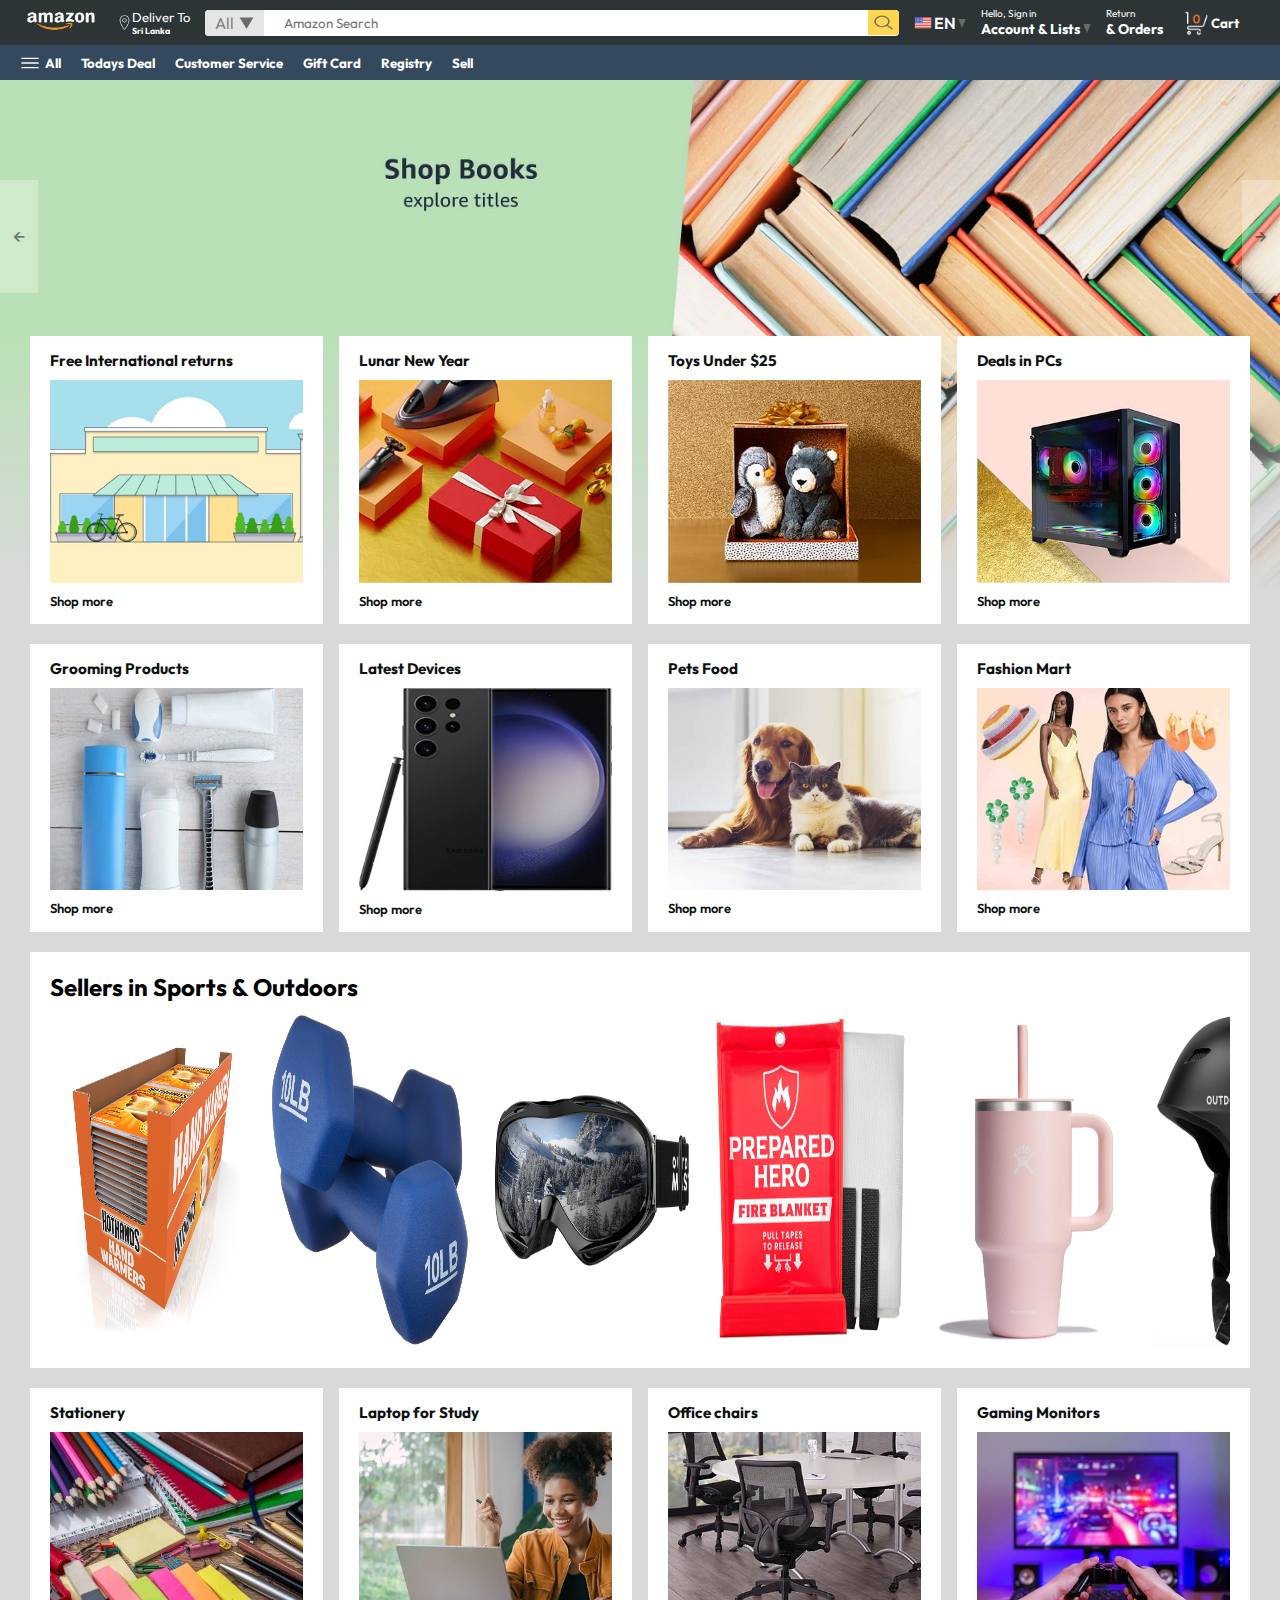
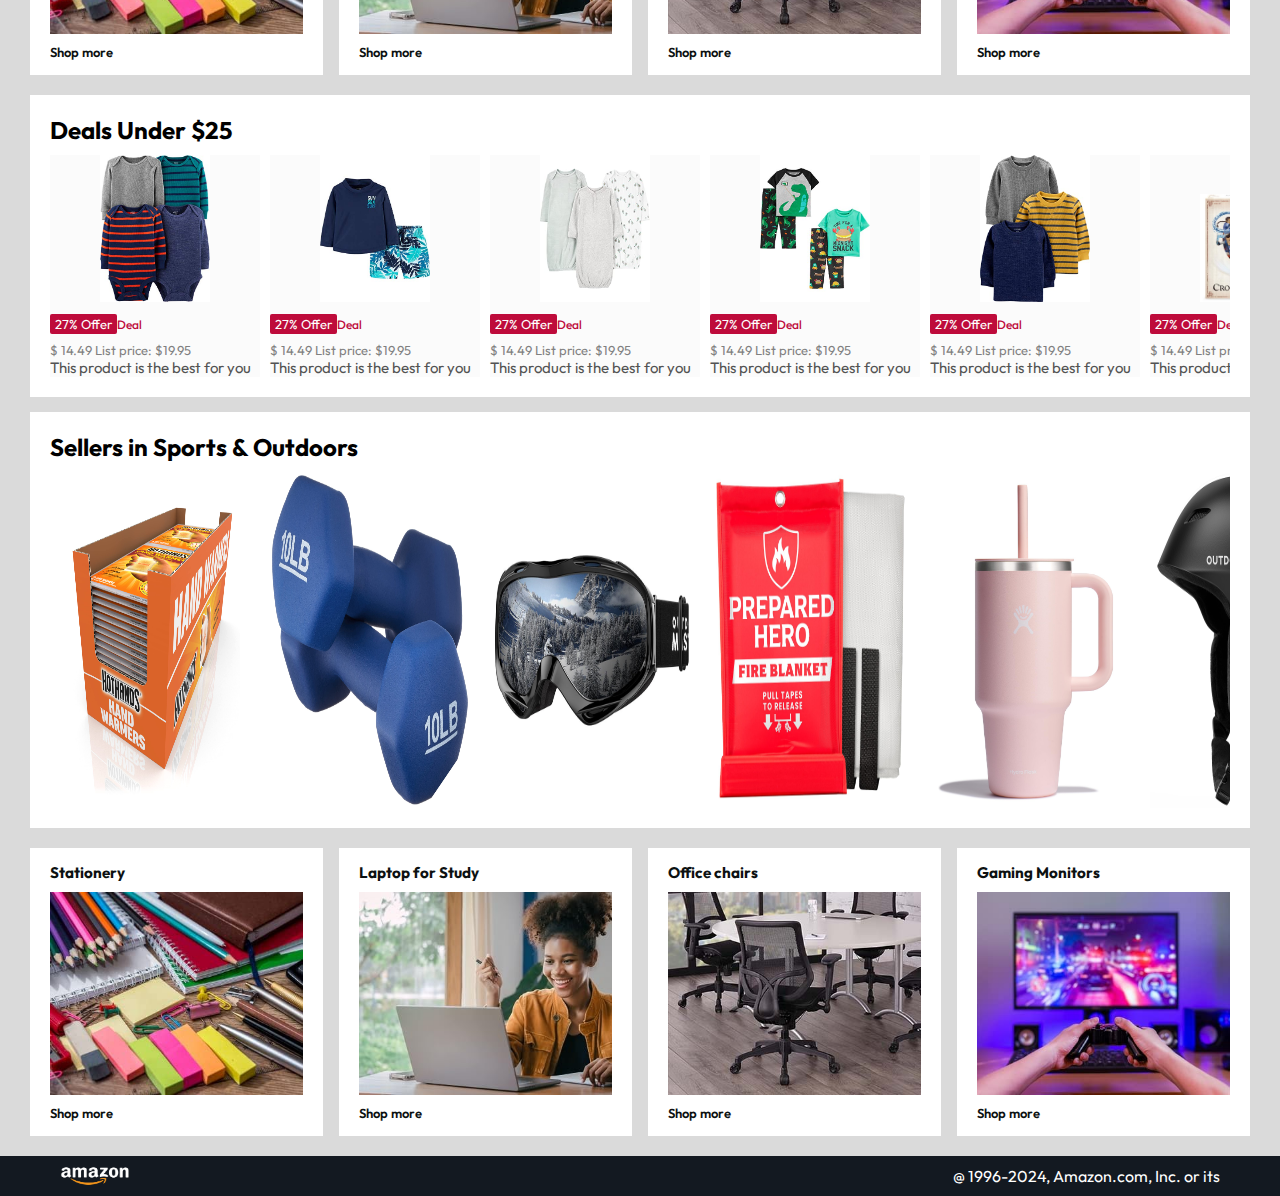
<file: index.html>
<!DOCTYPE html>
<html lang="en">
<head>
    <meta charset="UTF-8">
    <meta name="viewport" content="width=device-width, initial-scale=1.0">
    <title>Amazon Clone</title>
    <link rel="stylesheet" href="styles.css">
</head>
<body>
    <div class="nav">
        <a href="index.html"><img src="assets/amazon_logo.png" alt="amazon" title="Amazon"></a>
        <div class="location">
            <img src="assets/location_icon.png" alt="location" title="location">
            <div>
                <p>Deliver To</p>
                <h6>Sri Lanka</h6>
            </div>
        </div>
        <div class="search">
            <div class="search-category">
                <p>All</p>
                <img src="assets/dropdown_icon.png" alt="">
            </div>
            <input type="search" class="search-input" placeholder="Amazon Search">
            <img src="assets/search_icon.png" style="width:35px; height:25px;"  alt="" class="search-icon">
        </div>
        <div class="language">
            <img src="assets/us_flag.png" style="width:18px; height:20px;" alt="">
            <p>EN</p>
            <img src="assets/dropdown_icon.png" style="width:8px; height:12px;" alt="">
        </div>
        <div class="text">
            <p>Hello, Sign in</p>
            <h1>Account & Lists <img src="assets/dropdown_icon.png" style="width:8px; height:12px;" alt=""></h1>
        </div>
        <div class="text">
            <p>Return</p>
            <h1>& Orders</h1>
        </div>
        <a href="" class="cart">
            <img src="assets/cart_icon.png" style="width:25px; height:25px;" alt="" title="cart">
            <h5>Cart</h5>
        </a>
    </div>
    <div class="top">
        <div>
            <img src="assets/menu_icon.png" style="width:20px; height:20px;" alt="" title="menu">
            <h5>All</h5>
        </div>
        <a href=""><h5>Todays Deal</h5></a>
        <a href=""><h5>Customer Service</h5></a>
        <a href=""><h5>Gift Card</h5></a>
        <a href=""><h5>Registry</h5></a>
        <a href=""><h5>Sell</h5></a>
    </div>
    <div class="header-slider">
        <a href="#" class="control_prev">&#8592;</a>
        <a href="#" class="control_next">&#8594;</a>
        <ul>
            <img src="assets/header1.jpg" class="header-img" alt="">
            <img src="assets/header2.jpg" class="header-img" alt="">
            <img src="assets/header3.jpg" class="header-img" alt="">
            <img src="assets/header4.jpg" class="header-img" alt="">
            <img src="assets/header5.jpg" class="header-img" alt="">
            <img src="assets/header6.jpg" class="header-img" alt="">
        </ul>
    </div>

    <div class="box-row header-box">
        <div class="box-col">
            <h3>Free International returns</h3>
            <img src="assets/box1-1.jpg" alt="">
            <a href="#">Shop more</a>
        </div>
        <div class="box-col">
            <h3>Lunar New Year</h3>
            <img src="assets/box1-2.jpg" alt="">
            <a href="#">Shop more</a>
        </div>
        <div class="box-col">
            <h3>Toys Under $25</h3>
            <img src="assets/box1-3.jpg" alt="">
            <a href="#">Shop more</a>
        </div>
        <div class="box-col">
            <h3>Deals in PCs</h3>
            <img src="assets/box1-4.jpg" alt="">
            <a href="#">Shop more</a>
        </div>
    </div>
    
    <div class="box-row">
        <div class="box-col">
            <h3>Grooming Products</h3>
            <img src="assets/box2-1.jpg" alt="">
            <a href="#">Shop more</a>
        </div>
        <div class="box-col">
            <h3>Latest Devices</h3>
            <img src="assets/box2-2.jpg" alt="">
            <a href="#">Shop more</a>
        </div>
        <div class="box-col">
            <h3>Pets Food</h3>
            <img src="assets/box2-3.jpg" alt="">
            <a href="#">Shop more</a>
        </div>
        <div class="box-col">
            <h3>Fashion Mart</h3>
            <img src="assets/box2-4.jpg" alt="">
            <a href="#">Shop more</a>
        </div>
    </div>

    <div class="product-slider">
        <h2>Sellers in Sports & Outdoors</h2>
        <div class="products">
            <img src="assets/product1-1.jpg" alt="">
            <img src="assets/product1-2.jpg" alt="">
            <img src="assets/product1-3.jpg" alt="">
            <img src="assets/product1-4.jpg" alt="">
            <img src="assets/product1-5.jpg" alt="">
            <img src="assets/product1-6.jpg" alt="">
            <img src="assets/product1-7.jpg" alt="">
            <img src="assets/product1-8.jpg" alt="">
            <img src="assets/product1-9.jpg" alt="">
            <img src="assets/product1-10.jpg" alt="">
        </div>
    </div>

    <div class="box-row">
        <div class="box-col">
            <h3>Stationery</h3>
            <img src="assets/box3-1.jpg" alt="">
            <a href="#">Shop more</a>
        </div>
        <div class="box-col">
            <h3>Laptop for Study</h3>
            <img src="assets/box3-2.jpg" alt="">
            <a href="#">Shop more</a>
        </div>
        <div class="box-col">
            <h3>Office chairs</h3>
            <img src="assets/box3-3.jpg" alt="">
            <a href="#">Shop more</a>
        </div>
        <div class="box-col">
            <h3>Gaming Monitors</h3>
            <img src="assets/box3-4.jpg" alt="">
            <a href="#">Shop more</a>
        </div>
    </div>

    <div class="products-slider-with-price">
        <h2>Deals Under $25</h2>
        <div class="products">
            <div class="product-card">
                <div class="product-img-container">
                    <img src="assets/product2-1.jpg" alt="">
                </div>
                <div class="product-offer">
                    <p>27% Offer</p><span>Deal</span>
                </div>
                <p class="product-price">$ <span>14.49</span>
                List price: $19.95</p>
                <h4>This product is the best for you</h4>
            </div>
            <div class="product-card">
                <div class="product-img-container">
                    <img src="assets/product2-2.jpg" alt="">
                </div>
                <div class="product-offer">
                    <p>27% Offer</p><span>Deal</span>
                </div>
                <p class="product-price">$ <span>14.49</span>
                List price: $19.95</p>
                <h4>This product is the best for you</h4>
            </div>
            <div class="product-card">
                <div class="product-img-container">
                    <img src="assets/product2-3.jpg" alt="">
                </div>
                <div class="product-offer">
                    <p>27% Offer</p><span>Deal</span>
                </div>
                <p class="product-price">$ <span>14.49</span>
                List price: $19.95</p>
                <h4>This product is the best for you</h4>
            </div>
            <div class="product-card">
                <div class="product-img-container">
                    <img src="assets/product2-4.jpg" alt="">
                </div>
                <div class="product-offer">
                    <p>27% Offer</p><span>Deal</span>
                </div>
                <p class="product-price">$ <span>14.49</span>
                List price: $19.95</p>
                <h4>This product is the best for you</h4>
            </div>
            <div class="product-card">
                <div class="product-img-container">
                    <img src="assets/product2-5.jpg" alt="">
                </div>
                <div class="product-offer">
                    <p>27% Offer</p><span>Deal</span>
                </div>
                <p class="product-price">$ <span>14.49</span>
                List price: $19.95</p>
                <h4>This product is the best for you</h4>
            </div>
            <div class="product-card">
                <div class="product-img-container">
                    <img src="assets/product2-6.jpg" alt="">
                </div>
                <div class="product-offer">
                    <p>27% Offer</p><span>Deal</span>
                </div>
                <p class="product-price">$ <span>14.49</span>
                List price: $19.95</p>
                <h4>This product is the best for you</h4>
            </div>
            <div class="product-card">
                <div class="product-img-container">
                    <img src="assets/product2-7.jpg" alt="">
                </div>
                <div class="product-offer">
                    <p>27% Offer</p><span>Deal</span>
                </div>
                <p class="product-price">$ <span>14.49</span>
                List price: $19.95</p>
                <h4>This product is the best for you</h4>
            </div>
            <div class="product-card">
                <div class="product-img-container">
                    <img src="assets/product2-8.jpg" alt="">
                </div>
                <div class="product-offer">
                    <p>27% Offer</p><span>Deal</span>
                </div>
                <p class="product-price">$ <span>14.49</span>
                List price: $19.95</p>
                <h4>This product is the best for you</h4>
            </div>
            <div class="product-card">
                <div class="product-img-container">
                    <img src="assets/product2-9.jpg" alt="">
                </div>
                <div class="product-offer">
                    <p>27% Offer</p><span>Deal</span>
                </div>
                <p class="product-price">$ <span>14.49</span>
                List price: $19.95</p>
                <h4>This product is the best for you</h4>
            </div>
            <div class="product-card">
                <div class="product-img-container">
                    <img src="assets/product2-10.jpg" alt="">
                </div>
                <div class="product-offer">
                    <p>27% Offer</p><span>Deal</span>
                </div>
                <p class="product-price">$ <span>14.49</span>
                List price: $19.95</p>
                <h4>This product is the best for you</h4>
            </div>
            <div class="product-card">
                <div class="product-img-container">
                    <img src="assets/product2-11.jpg" alt="">
                </div>
                <div class="product-offer">
                    <p>27% Offer</p><span>Deal</span>
                </div>
                <p class="product-price">$ <span>14.49</span>
                List price: $19.95</p>
                <h4>This product is the best for you</h4>
            </div>
            <div class="product-card">
                <div class="product-img-container">
                    <img src="assets/product2-12.jpg" alt="">
                </div>
                <div class="product-offer">
                    <p>27% Offer</p><span>Deal</span>
                </div>
                <p class="product-price">$ <span>14.49</span>
                List price: $19.95</p>
                <h4>This product is the best for you</h4>
            </div>
        </div>
    </div>
    
    <div class="product-slider">
        <h2>Sellers in Sports & Outdoors</h2>
        <div class="products">
            <img src="assets/product1-1.jpg" alt="">
            <img src="assets/product1-2.jpg" alt="">
            <img src="assets/product1-3.jpg" alt="">
            <img src="assets/product1-4.jpg" alt="">
            <img src="assets/product1-5.jpg" alt="">
            <img src="assets/product1-6.jpg" alt="">
            <img src="assets/product1-7.jpg" alt="">
            <img src="assets/product1-8.jpg" alt="">
            <img src="assets/product1-9.jpg" alt="">
            <img src="assets/product1-10.jpg" alt="">
        </div>
    </div>

    <div class="box-row">
        <div class="box-col">
            <h3>Stationery</h3>
            <img src="assets/box3-1.jpg" alt="">
            <a href="#">Shop more</a>
        </div>
        <div class="box-col">
            <h3>Laptop for Study</h3>
            <img src="assets/box3-2.jpg" alt="">
            <a href="#">Shop more</a>
        </div>
        <div class="box-col">
            <h3>Office chairs</h3>
            <img src="assets/box3-3.jpg" alt="">
            <a href="#">Shop more</a>
        </div>
        <div class="box-col">
            <h3>Gaming Monitors</h3>
            <img src="assets/box3-4.jpg" alt="">
            <a href="#">Shop more</a>
        </div>
    </div>

    <footer>
        <img src="assets/amazon_logo.png" alt="">
        <p>@ 1996-2024, Amazon.com, Inc. or its</p>
    </footer>

    <script src="index.js"></script>
</body>
</html>
</file>
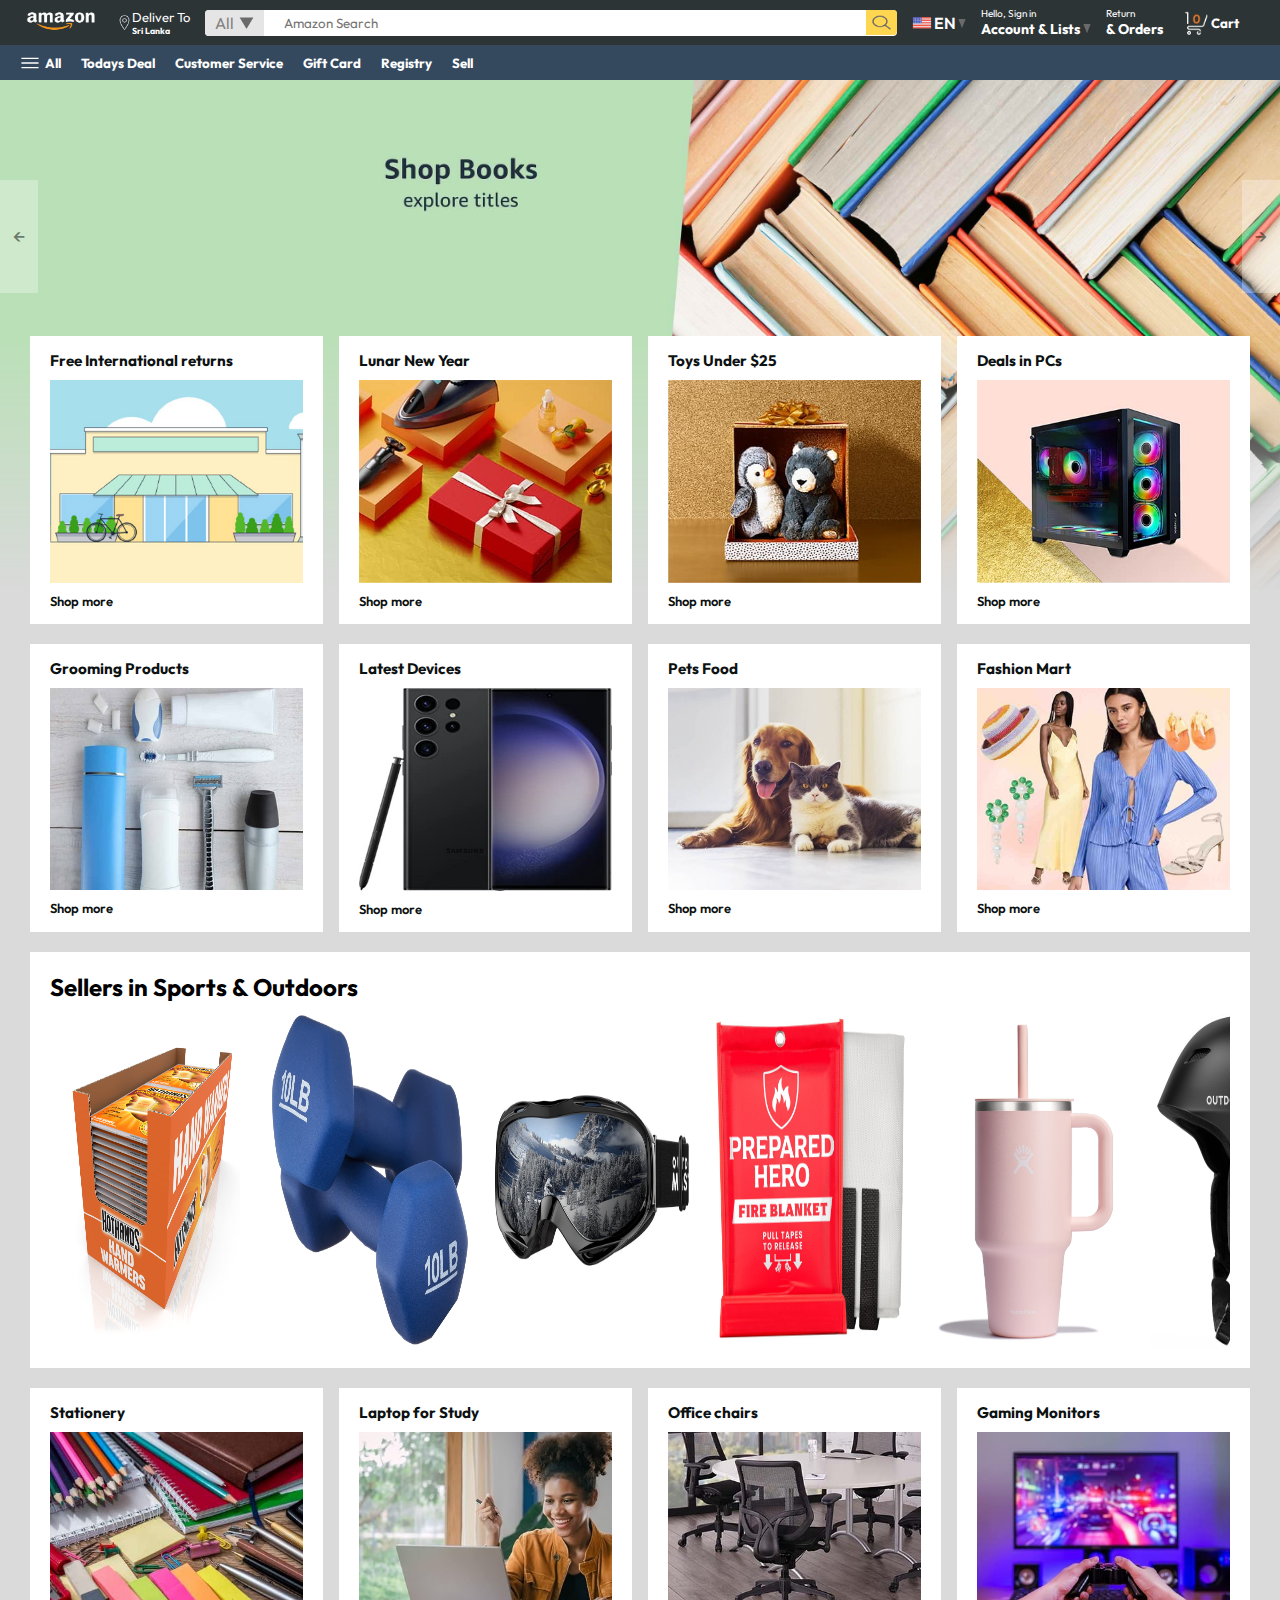
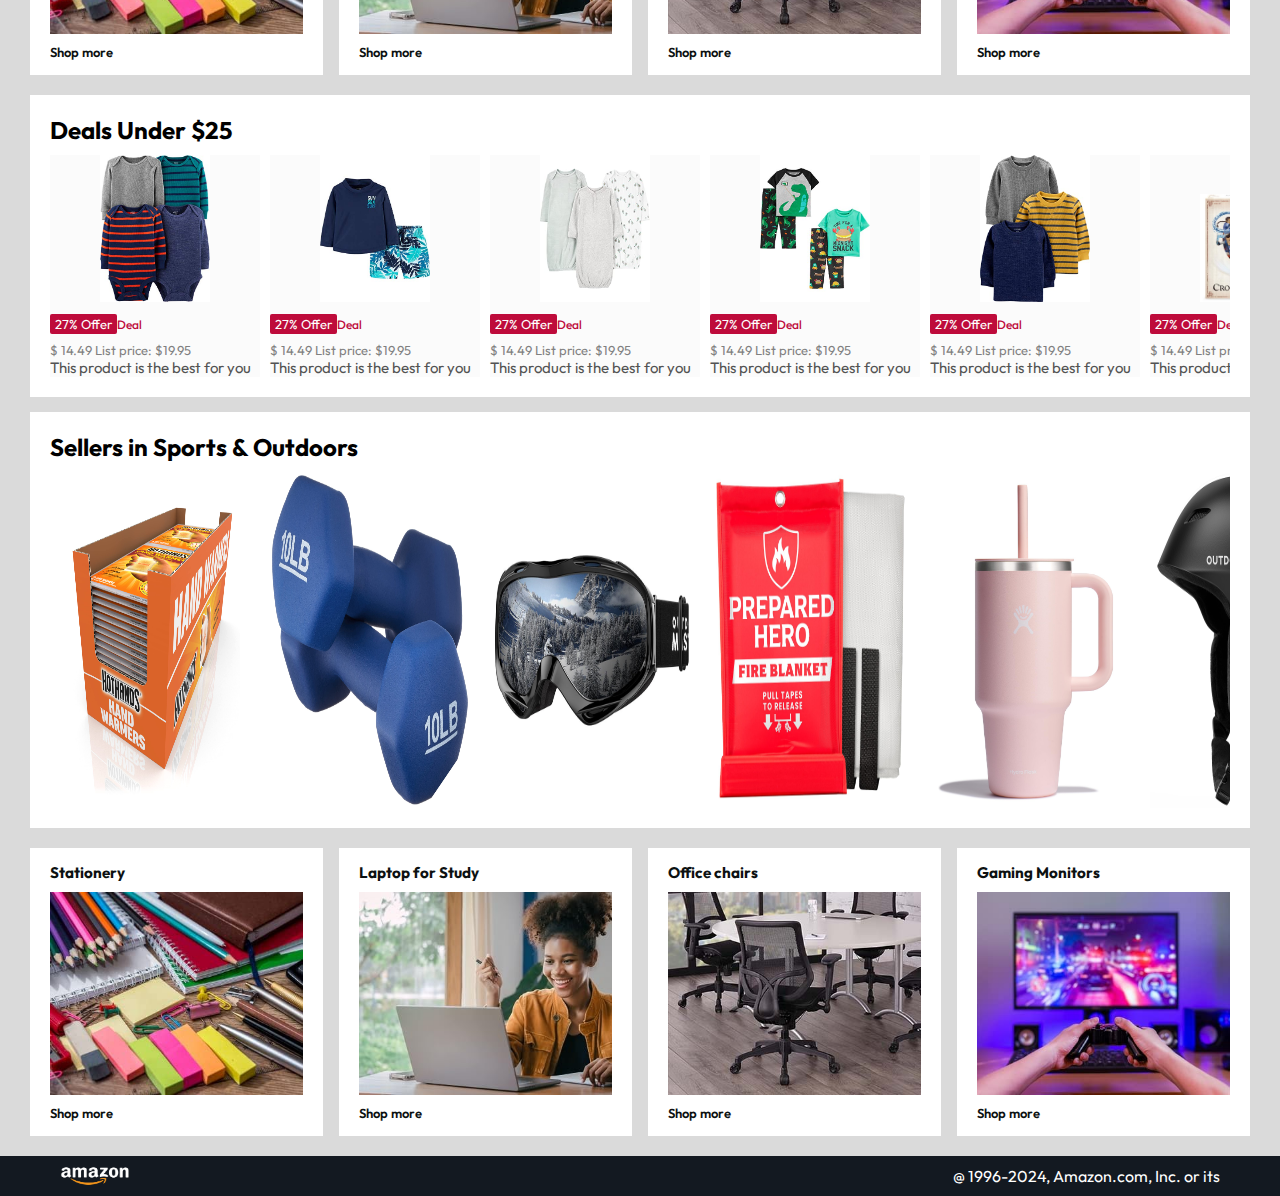
<file: clone.html>
<!DOCTYPE html>
<html lang="en">
<head>
    <meta charset="UTF-8">
    <meta name="viewport" content="width=device-width, initial-scale=1.0">
    <title>Amazon Clone</title>
    <link rel="stylesheet" href="clone.css">
</head>
<body>
    <div class="nav">
        <a href="clone.html"><img src="assets/amazon_logo.png" alt="amazon" title="Amazon"></a>
        <div class="location">
            <img src="assets/location_icon.png" alt="location" title="location">
            <div>
                <p>Deliver To</p>
                <h6>Sri Lanka</h6>
            </div>
        </div>
        <div class="search">
            <div class="search-category">
                <p>All</p>
                <img src="assets/dropdown_icon.png" alt="">
            </div>
            <input type="search" class="search-input" placeholder="Amazon Search">
            <img src="assets/search_icon.png" style="width:35px; height:25px;"  alt="" class="search-icon">
        </div>
        <div class="language">
            <img src="assets/us_flag.png" style="width:20px; height:20px;" alt="">
            <p>EN</p>
            <img src="assets/dropdown_icon.png" style="width:8px; height:12px;" alt="">
        </div>
        <div class="text">
            <p>Hello, Sign in</p>
            <h1>Account & Lists <img src="assets/dropdown_icon.png" style="width:8px; height:12px;" alt=""></h1>
        </div>
        <div class="text">
            <p>Return</p>
            <h1>& Orders</h1>
        </div>
        <a href="" class="cart">
            <img src="assets/cart_icon.png" style="width:25px; height:25px;" alt="" title="cart">
            <h5>Cart</h5>
        </a>
    </div>
    <div class="top">
        <div>
            <img src="assets/menu_icon.png" style="width:20px; height:20px;" alt="" title="menu">
            <h5>All</h5>
        </div>
        <a href=""><h5>Todays Deal</h5></a>
        <a href=""><h5>Customer Service</h5></a>
        <a href=""><h5>Gift Card</h5></a>
        <a href=""><h5>Registry</h5></a>
        <a href=""><h5>Sell</h5></a>
    </div>
    <div class="header-slider">
        <a href="#" class="control_prev">&#8592;</a>
        <a href="#" class="control_next">&#8594;</a>
        <ul>
            <img src="assets/header1.jpg" class="header-img" alt="">
            <img src="assets/header2.jpg" class="header-img" alt="">
            <img src="assets/header3.jpg" class="header-img" alt="">
            <img src="assets/header4.jpg" class="header-img" alt="">
            <img src="assets/header5.jpg" class="header-img" alt="">
            <img src="assets/header6.jpg" class="header-img" alt="">
        </ul>
    </div>

    <div class="box-row header-box">
        <div class="box-col">
            <h3>Free International returns</h3>
            <img src="assets/box1-1.jpg" alt="">
            <a href="#">Shop more</a>
        </div>
        <div class="box-col">
            <h3>Lunar New Year</h3>
            <img src="assets/box1-2.jpg" alt="">
            <a href="#">Shop more</a>
        </div>
        <div class="box-col">
            <h3>Toys Under $25</h3>
            <img src="assets/box1-3.jpg" alt="">
            <a href="#">Shop more</a>
        </div>
        <div class="box-col">
            <h3>Deals in PCs</h3>
            <img src="assets/box1-4.jpg" alt="">
            <a href="#">Shop more</a>
        </div>
    </div>
    
    <div class="box-row">
        <div class="box-col">
            <h3>Grooming Products</h3>
            <img src="assets/box2-1.jpg" alt="">
            <a href="#">Shop more</a>
        </div>
        <div class="box-col">
            <h3>Latest Devices</h3>
            <img src="assets/box2-2.jpg" alt="">
            <a href="#">Shop more</a>
        </div>
        <div class="box-col">
            <h3>Pets Food</h3>
            <img src="assets/box2-3.jpg" alt="">
            <a href="#">Shop more</a>
        </div>
        <div class="box-col">
            <h3>Fashion Mart</h3>
            <img src="assets/box2-4.jpg" alt="">
            <a href="#">Shop more</a>
        </div>
    </div>

    <div class="product-slider">
        <h2>Sellers in Sports & Outdoors</h2>
        <div class="products">
            <img src="assets/product1-1.jpg" alt="">
            <img src="assets/product1-2.jpg" alt="">
            <img src="assets/product1-3.jpg" alt="">
            <img src="assets/product1-4.jpg" alt="">
            <img src="assets/product1-5.jpg" alt="">
            <img src="assets/product1-6.jpg" alt="">
            <img src="assets/product1-7.jpg" alt="">
            <img src="assets/product1-8.jpg" alt="">
            <img src="assets/product1-9.jpg" alt="">
            <img src="assets/product1-10.jpg" alt="">
        </div>
    </div>

    <div class="box-row">
        <div class="box-col">
            <h3>Stationery</h3>
            <img src="assets/box3-1.jpg" alt="">
            <a href="#">Shop more</a>
        </div>
        <div class="box-col">
            <h3>Laptop for Study</h3>
            <img src="assets/box3-2.jpg" alt="">
            <a href="#">Shop more</a>
        </div>
        <div class="box-col">
            <h3>Office chairs</h3>
            <img src="assets/box3-3.jpg" alt="">
            <a href="#">Shop more</a>
        </div>
        <div class="box-col">
            <h3>Gaming Monitors</h3>
            <img src="assets/box3-4.jpg" alt="">
            <a href="#">Shop more</a>
        </div>
    </div>

    <div class="products-slider-with-price">
        <h2>Deals Under $25</h2>
        <div class="products">
            <div class="product-card">
                <div class="product-img-container">
                    <img src="assets/product2-1.jpg" alt="">
                </div>
                <div class="product-offer">
                    <p>27% Offer</p><span>Deal</span>
                </div>
                <p class="product-price">$ <span>14.49</span>
                List price: $19.95</p>
                <h4>This product is the best for you</h4>
            </div>
            <div class="product-card">
                <div class="product-img-container">
                    <img src="assets/product2-2.jpg" alt="">
                </div>
                <div class="product-offer">
                    <p>27% Offer</p><span>Deal</span>
                </div>
                <p class="product-price">$ <span>14.49</span>
                List price: $19.95</p>
                <h4>This product is the best for you</h4>
            </div>
            <div class="product-card">
                <div class="product-img-container">
                    <img src="assets/product2-3.jpg" alt="">
                </div>
                <div class="product-offer">
                    <p>27% Offer</p><span>Deal</span>
                </div>
                <p class="product-price">$ <span>14.49</span>
                List price: $19.95</p>
                <h4>This product is the best for you</h4>
            </div>
            <div class="product-card">
                <div class="product-img-container">
                    <img src="assets/product2-4.jpg" alt="">
                </div>
                <div class="product-offer">
                    <p>27% Offer</p><span>Deal</span>
                </div>
                <p class="product-price">$ <span>14.49</span>
                List price: $19.95</p>
                <h4>This product is the best for you</h4>
            </div>
            <div class="product-card">
                <div class="product-img-container">
                    <img src="assets/product2-5.jpg" alt="">
                </div>
                <div class="product-offer">
                    <p>27% Offer</p><span>Deal</span>
                </div>
                <p class="product-price">$ <span>14.49</span>
                List price: $19.95</p>
                <h4>This product is the best for you</h4>
            </div>
            <div class="product-card">
                <div class="product-img-container">
                    <img src="assets/product2-6.jpg" alt="">
                </div>
                <div class="product-offer">
                    <p>27% Offer</p><span>Deal</span>
                </div>
                <p class="product-price">$ <span>14.49</span>
                List price: $19.95</p>
                <h4>This product is the best for you</h4>
            </div>
            <div class="product-card">
                <div class="product-img-container">
                    <img src="assets/product2-7.jpg" alt="">
                </div>
                <div class="product-offer">
                    <p>27% Offer</p><span>Deal</span>
                </div>
                <p class="product-price">$ <span>14.49</span>
                List price: $19.95</p>
                <h4>This product is the best for you</h4>
            </div>
            <div class="product-card">
                <div class="product-img-container">
                    <img src="assets/product2-8.jpg" alt="">
                </div>
                <div class="product-offer">
                    <p>27% Offer</p><span>Deal</span>
                </div>
                <p class="product-price">$ <span>14.49</span>
                List price: $19.95</p>
                <h4>This product is the best for you</h4>
            </div>
            <div class="product-card">
                <div class="product-img-container">
                    <img src="assets/product2-9.jpg" alt="">
                </div>
                <div class="product-offer">
                    <p>27% Offer</p><span>Deal</span>
                </div>
                <p class="product-price">$ <span>14.49</span>
                List price: $19.95</p>
                <h4>This product is the best for you</h4>
            </div>
            <div class="product-card">
                <div class="product-img-container">
                    <img src="assets/product2-10.jpg" alt="">
                </div>
                <div class="product-offer">
                    <p>27% Offer</p><span>Deal</span>
                </div>
                <p class="product-price">$ <span>14.49</span>
                List price: $19.95</p>
                <h4>This product is the best for you</h4>
            </div>
            <div class="product-card">
                <div class="product-img-container">
                    <img src="assets/product2-11.jpg" alt="">
                </div>
                <div class="product-offer">
                    <p>27% Offer</p><span>Deal</span>
                </div>
                <p class="product-price">$ <span>14.49</span>
                List price: $19.95</p>
                <h4>This product is the best for you</h4>
            </div>
            <div class="product-card">
                <div class="product-img-container">
                    <img src="assets/product2-12.jpg" alt="">
                </div>
                <div class="product-offer">
                    <p>27% Offer</p><span>Deal</span>
                </div>
                <p class="product-price">$ <span>14.49</span>
                List price: $19.95</p>
                <h4>This product is the best for you</h4>
            </div>
        </div>
    </div>
    
    <div class="product-slider">
        <h2>Sellers in Sports & Outdoors</h2>
        <div class="products">
            <img src="assets/product1-1.jpg" alt="">
            <img src="assets/product1-2.jpg" alt="">
            <img src="assets/product1-3.jpg" alt="">
            <img src="assets/product1-4.jpg" alt="">
            <img src="assets/product1-5.jpg" alt="">
            <img src="assets/product1-6.jpg" alt="">
            <img src="assets/product1-7.jpg" alt="">
            <img src="assets/product1-8.jpg" alt="">
            <img src="assets/product1-9.jpg" alt="">
            <img src="assets/product1-10.jpg" alt="">
        </div>
    </div>

    <div class="box-row">
        <div class="box-col">
            <h3>Stationery</h3>
            <img src="assets/box3-1.jpg" alt="">
            <a href="#">Shop more</a>
        </div>
        <div class="box-col">
            <h3>Laptop for Study</h3>
            <img src="assets/box3-2.jpg" alt="">
            <a href="#">Shop more</a>
        </div>
        <div class="box-col">
            <h3>Office chairs</h3>
            <img src="assets/box3-3.jpg" alt="">
            <a href="#">Shop more</a>
        </div>
        <div class="box-col">
            <h3>Gaming Monitors</h3>
            <img src="assets/box3-4.jpg" alt="">
            <a href="#">Shop more</a>
        </div>
    </div>

    <footer>
        <img src="assets/amazon_logo.png" alt="">
        <p>@ 1996-2024, Amazon.com, Inc. or its</p>
    </footer>

    <script src="clone.js"></script>
</body>
</html>
</file>
<file: styles.css>
@import url('https://fonts.googleapis.com/css2?family=Outfit:wght@100..900&family=Roboto:wght@300&display=swap');


*{
    margin: 0;
    padding: 0;
    box-sizing: border-box ;
    font-family: "Outfit", sans-serif;
}

body{
    background: #dadada;
}

a{
    text-decoration: none;
    color: inherit;
}

.nav{
    width: 100%;
    height: 45px;
    background-color: rgba(45, 52, 54,1.0);
    display: flex;
    align-items: center;
    justify-content: space-between;
    padding: 10px 20px;
    color: #fff;
}
.nav a{
    padding: 6px;
}
.nav img{
    width: 70px;
    height: 20px;
}

.nav a:hover{
    border: 1px solid aliceblue;
    cursor: pointer;
}
.location{
    display: flex;
    align-items: center;
    margin-left: 15px;
    font-size: 13px;
}
.location img{
    width: 15px;
    height: 15px;
}

.search{
    flex: 1;
    display: flex;
    align-items: center;
    background-color: #fff;
    color: gray;
    max-width: 1000px;
    border-radius: 4px;
    margin-left: 15px;
}

.search-category img{
    width: 15px;
    height: 15px;
}

.search-category{
    display: flex;
    align-items: center;
    padding: 3px 10px;
    gap: 5px;
    background: #e5e5e5;
    border-radius: 4px 0 0 4px;
}

.search-input{
    border: none;
    outline: none;
    padding-left: 20px;
    width: 100%;
}

.search-icon{
    max-width: 41px;
    padding: 4px;
    background: #ffd64f;
    border-radius: 0 4px 4px 0;
}

.language{
    display: flex;
    align-items: center;
    gap: 2px;
    font-weight: 600;
    margin-left: 15px;
}

.text{
    margin-left: 15px;
}

.text p{
    font-size: 10px;
}

.text h1{
    font-size: 14px;
}

.cart{
    display: flex;
    align-items: center;
    margin: 0 15px;
    gap: 2px;
}

.top{
    width: 100%;
    height: 35px;
    background-color: rgba(52, 73, 94,1.0);
    display: flex;
    align-items: center;
    padding: 10px 20px;
    color: #fff;
    gap: 20px;
    font-weight: 500;
}

.top div{
    display: flex;
    align-items: center;
    gap: 5px; 
}

.header-slider ul{
    display: flex;
    overflow-y: hidden;
}
.header-img{
    max-width: 100%;
    mask-image: linear-gradient(to bottom, #000000 50%, transparent 100%);
}
.header-slider a{
    position: absolute;
    top: 20%;
    z-index: 1;
    padding: 5vh 1vw;
    background: #ffffff4f;
    color: #0000007b;
    text-decoration: none;
    font-weight: 500;
    font-size: 18px;
    cursor: pointer;
}

.control_next{
    right: 0;
}

.box-row{
    display: flex;
    flex-wrap: wrap;
    row-gap: 20px;
    justify-content: space-between;
    margin: 20px 30px;
}

.box-col{
    display: flex;
    flex-direction: column;
    gap: 10px;
    padding: 15px 20px;
    background: #fff;
    max-width: 24%;
    min-width: 200px;
    z-index: 1;
}
.box-col{
    font-size: 13px;
    color: #0c1111;
    font-weight: 600;
}
.header-box{
    margin-top: -20vw;
}

.product-slider{
    background: #fff;
    margin: 0 30px;
    padding: 20px;
    margin-bottom: 15px;
}
.product-slider .products{
    display: flex;
    overflow-x: auto;
    gap: 20px;
    margin-top: 10px;
}
.product-slider .products img{
    max-width: 200px;
    min-height: 200px;
} 
.product-slider .products::-webkit-scrollbar{
    display: none;
}
.products-slider-with-price{
    background: #fff;
    margin: 0 30px;
    padding: 20px;
    margin-bottom: 15px;
}
.products-slider-with-price .products{
    display: flex;
    overflow-x: auto;
    gap: 10px;
    margin-top: 10px;
}

.products-slider-with-price .products::-webkit-scrollbar{
    display: none;
}

.product-card{
    display: flex;
    flex-direction: column;
    justify-content: end;
    min-width: 210px;
    background: #fbfbfb;
}
.product-card img{
    width: 110px;
    margin: 0 50px;
}

.product-offer p{
    background: #be0b3b;
    color: #fff;
    display: inline-block;
    padding: 2px 5px;
    border-radius: 2px;
    margin: 8px 0;
    font-size: 13px;
}

.product-offer span{
    color: #be0b3b;
    font-weight: 500;
    font-size: 12px;
}

.product-price{
    color: gray;
    font-size: 13px;
}

.product-card h4{
    color: #525252;
    font-size: 15px;
    font-weight: 400;
}

footer{
    display: flex;
    justify-content: space-between;
    align-items: center;
    color: #fff;
    background: #131921;
    padding: 10PX 60PX;
}

footer img{
    width: 70px;
    height: 20px;
}
</file>
<file: clone.css>
@import url('https://fonts.googleapis.com/css2?family=Outfit:wght@100..900&family=Roboto:wght@300&display=swap');


*{
    margin: 0;
    padding: 0;
    box-sizing: border-box ;
    font-family: "Outfit", sans-serif;
}

body{
    background: #dadada;
}

a{
    text-decoration: none;
    color: inherit;
}

.nav{
    width: 100%;
    height: 45px;
    background-color: rgba(45, 52, 54,1.0);
    display: flex;
    align-items: center;
    justify-content: space-between;
    padding: 10px 20px;
    color: #fff;
}
.nav a{
    padding: 6px;
}
.nav img{
    width: 70px;
    height: 20px;
}

.nav a:hover{
    border: 1px solid aliceblue;
    cursor: pointer;
}
.location{
    display: flex;
    align-items: center;
    margin-left: 15px;
    font-size: 13px;
}
.location img{
    width: 15px;
    height: 15px;
}

.search{
    flex: 1;
    display: flex;
    align-items: center;
    background-color: #fff;
    color: gray;
    max-width: 1000px;
    border-radius: 4px;
    margin-left: 15px;
}

.search-category img{
    width: 15px;
    height: 15px;
}

.search-category{
    display: flex;
    align-items: center;
    padding: 3px 10px;
    gap: 5px;
    background: #e5e5e5;
    border-radius: 4px 0 0 4px;
}

.search-input{
    border: none;
    outline: none;
    padding-left: 20px;
    width: 100%;
}

.search-icon{
    max-width: 41px;
    padding: 4px;
    background: #ffd64f;
    border-radius: 0 4px 4px 0;
}

.language{
    display: flex;
    align-items: center;
    gap: 2px;
    font-weight: 600;
    margin-left: 15px;
}

.text{
    margin-left: 15px;
}

.text p{
    font-size: 10px;
}

.text h1{
    font-size: 14px;
}

.cart{
    display: flex;
    align-items: center;
    margin: 0 15px;
    gap: 2px;
}

.top{
    width: 100%;
    height: 35px;
    background-color: rgba(52, 73, 94,1.0);
    display: flex;
    align-items: center;
    padding: 10px 20px;
    color: #fff;
    gap: 20px;
    font-weight: 500;
}

.top div{
    display: flex;
    align-items: center;
    gap: 5px; 
}

.header-slider ul{
    display: flex;
    overflow-y: hidden;
}
.header-img{
    max-width: 100%;
    mask-image: linear-gradient(to bottom, #000000 50%, transparent 100%);
}
.header-slider a{
    position: absolute;
    top: 20%;
    z-index: 1;
    padding: 5vh 1vw;
    background: #ffffff4f;
    color: #0000007b;
    text-decoration: none;
    font-weight: 500;
    font-size: 18px;
    cursor: pointer;
}

.control_next{
    right: 0;
}

.box-row{
    display: flex;
    flex-wrap: wrap;
    row-gap: 20px;
    justify-content: space-between;
    margin: 20px 30px;
}

.box-col{
    display: flex;
    flex-direction: column;
    gap: 10px;
    padding: 15px 20px;
    background: #fff;
    max-width: 24%;
    min-width: 200px;
    z-index: 1;
}
.box-col{
    font-size: 13px;
    color: #0c1111;
    font-weight: 600;
}
.header-box{
    margin-top: -20vw;
}

.product-slider{
    background: #fff;
    margin: 0 30px;
    padding: 20px;
    margin-bottom: 15px;
}
.product-slider .products{
    display: flex;
    overflow-x: auto;
    gap: 20px;
    margin-top: 10px;
}
.product-slider .products img{
    max-width: 200px;
    min-height: 200px;
} 
.product-slider .products::-webkit-scrollbar{
    display: none;
}
.products-slider-with-price{
    background: #fff;
    margin: 0 30px;
    padding: 20px;
    margin-bottom: 15px;
}
.products-slider-with-price .products{
    display: flex;
    overflow-x: auto;
    gap: 10px;
    margin-top: 10px;
}

.products-slider-with-price .products::-webkit-scrollbar{
    display: none;
}

.product-card{
    display: flex;
    flex-direction: column;
    justify-content: end;
    min-width: 210px;
    background: #fbfbfb;
}
.product-card img{
    width: 110px;
    margin: 0 50px;
}

.product-offer p{
    background: #be0b3b;
    color: #fff;
    display: inline-block;
    padding: 2px 5px;
    border-radius: 2px;
    margin: 8px 0;
    font-size: 13px;
}

.product-offer span{
    color: #be0b3b;
    font-weight: 500;
    font-size: 12px;
}

.product-price{
    color: gray;
    font-size: 13px;
}

.product-card h4{
    color: #525252;
    font-size: 15px;
    font-weight: 400;
}

footer{
    display: flex;
    justify-content: space-between;
    align-items: center;
    color: #fff;
    background: #131921;
    padding: 10PX 60PX;
}

footer img{
    width: 70px;
    height: 20px;
}
</file>
